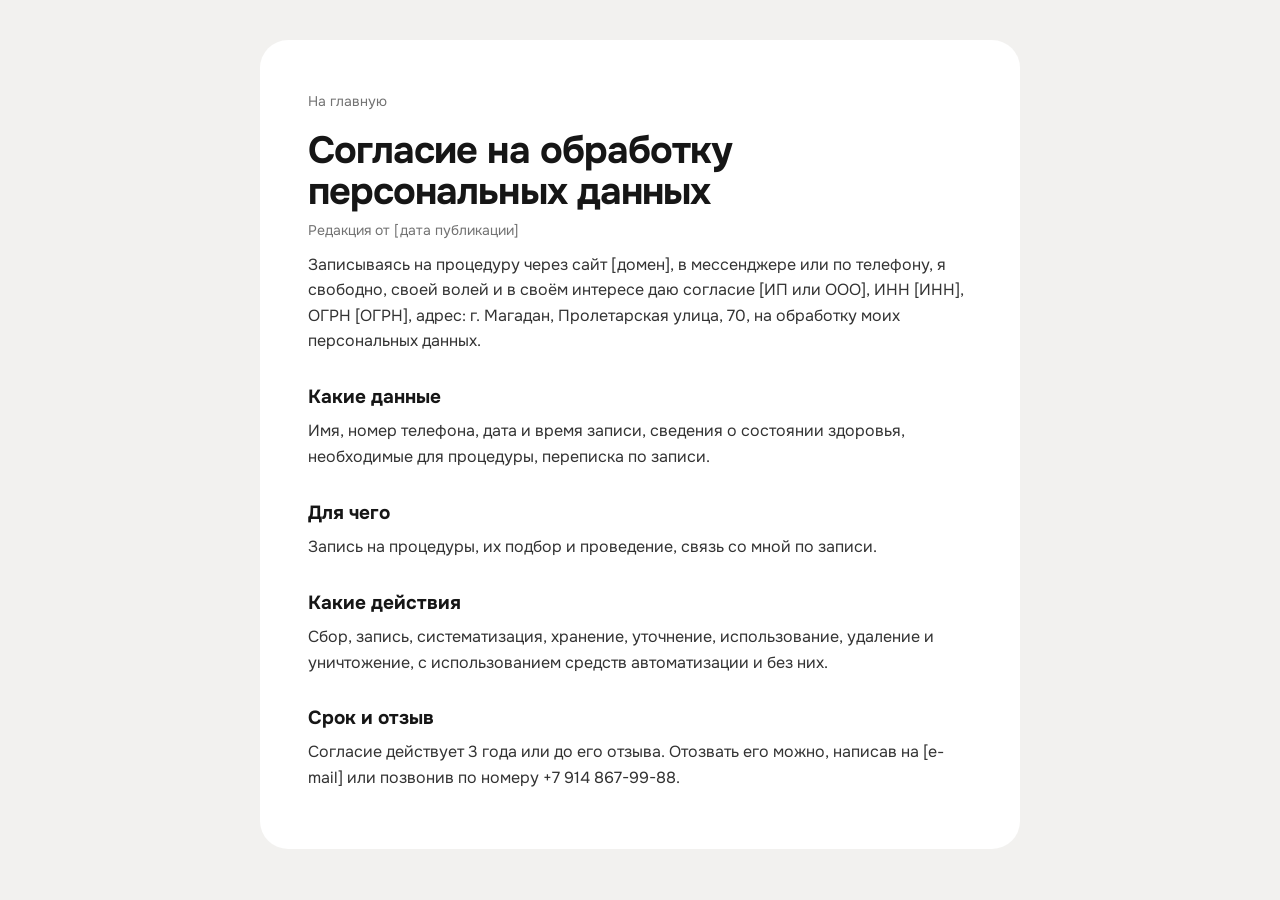
<file: consent.html>
<!doctype html>
<html lang="ru">
<head>
<meta charset="utf-8">
<meta name="viewport" content="width=device-width, initial-scale=1">
<meta name="robots" content="noindex, nofollow">
<title>Согласие на обработку персональных данных | Студия волос</title>
<link rel="icon" href="data:image/svg+xml,%3Csvg xmlns='http://www.w3.org/2000/svg' viewBox='0 0 32 32'%3E%3Crect width='32' height='32' rx='16' fill='%236e1a2b'/%3E%3Ctext x='16' y='22' text-anchor='middle' font-family='Georgia' font-size='17' fill='%23ffffff'%3EH%3C/text%3E%3C/svg%3E">
<link rel="stylesheet" href="https://fonts.googleapis.com/css2?family=Onest:wght@400;600;700&display=swap">
<link rel="stylesheet" href="doc.css">
</head>
<body>
<main class="doc">
  <a class="back" href="index.html">На главную</a>
  <h1>Согласие на обработку персональных данных</h1>
  <p class="upd">Редакция от [дата публикации]</p>

  <p>Записываясь на процедуру через сайт [домен], в мессенджере или по телефону, я свободно, своей волей и в своём
  интересе даю согласие [ИП или ООО], ИНН [ИНН], ОГРН [ОГРН], адрес:
  г. Магадан, Пролетарская улица, 70, на обработку моих персональных данных.</p>

  <h2>Какие данные</h2>
  <p>Имя, номер телефона, дата и время записи, сведения о состоянии здоровья, необходимые для процедуры, переписка по записи.</p>

  <h2>Для чего</h2>
  <p>Запись на процедуры, их подбор и проведение, связь со мной по записи.</p>

  <h2>Какие действия</h2>
  <p>Сбор, запись, систематизация, хранение, уточнение, использование, 
  удаление и уничтожение, с использованием средств автоматизации и без них.</p>

  <h2>Срок и отзыв</h2>
  <p>Согласие действует 3 года или до его отзыва. Отозвать его можно, написав на [e-mail] или позвонив
  по номеру +7 914 867-99-88.</p>
</main>
</body>
</html>
</file>
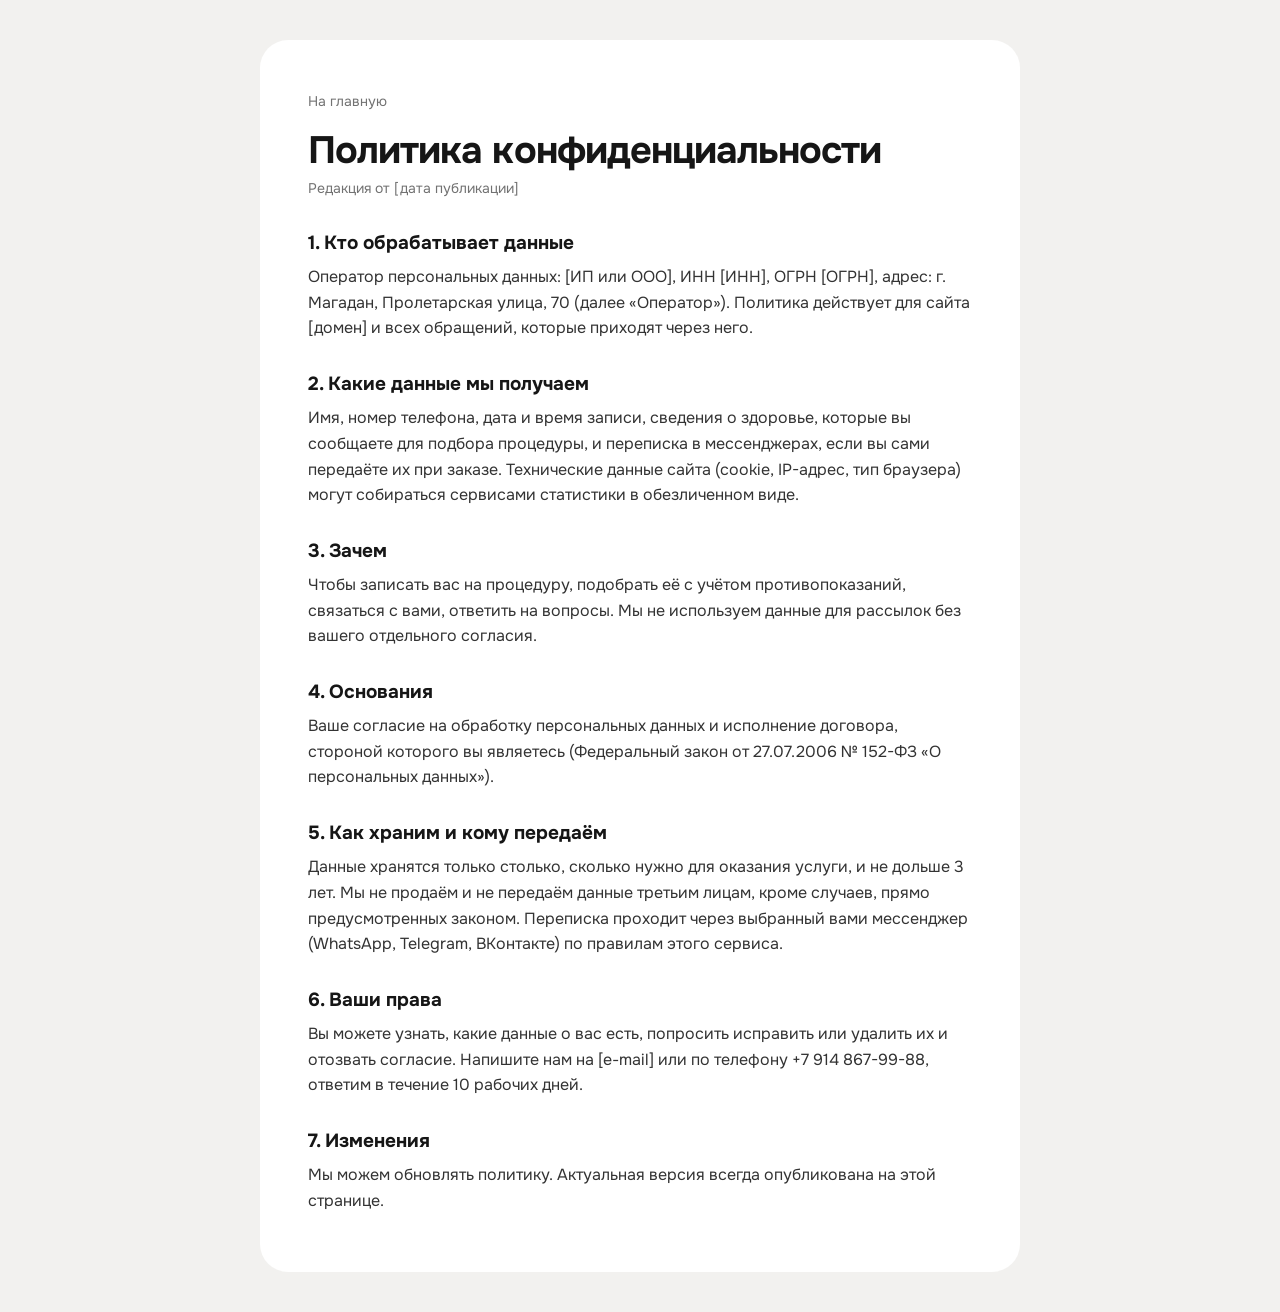
<file: privacy.html>
<!doctype html>
<html lang="ru">
<head>
<meta charset="utf-8">
<meta name="viewport" content="width=device-width, initial-scale=1">
<meta name="robots" content="noindex, nofollow">
<title>Политика конфиденциальности | Студия волос</title>
<link rel="icon" href="data:image/svg+xml,%3Csvg xmlns='http://www.w3.org/2000/svg' viewBox='0 0 32 32'%3E%3Crect width='32' height='32' rx='16' fill='%236e1a2b'/%3E%3Ctext x='16' y='22' text-anchor='middle' font-family='Georgia' font-size='17' fill='%23ffffff'%3EH%3C/text%3E%3C/svg%3E">
<link rel="stylesheet" href="https://fonts.googleapis.com/css2?family=Onest:wght@400;600;700&display=swap">
<link rel="stylesheet" href="doc.css">
</head>
<body>
<main class="doc">
  <a class="back" href="index.html">На главную</a>
  <h1>Политика конфиденциальности</h1>
  <p class="upd">Редакция от [дата публикации]</p>

  <h2>1. Кто обрабатывает данные</h2>
  <p>Оператор персональных данных: [ИП или ООО], ИНН [ИНН], ОГРН [ОГРН],
  адрес: г. Магадан, Пролетарская улица, 70 (далее «Оператор»). Политика действует для сайта [домен] и всех
  обращений, которые приходят через него.</p>

  <h2>2. Какие данные мы получаем</h2>
  <p>Имя, номер телефона, дата и время записи, сведения о здоровье, которые вы сообщаете для подбора процедуры, и переписка в
  мессенджерах, если вы сами передаёте их при заказе. Технические данные сайта (cookie, IP-адрес, тип
  браузера) могут собираться сервисами статистики в обезличенном виде.</p>

  <h2>3. Зачем</h2>
  <p>Чтобы записать вас на процедуру, подобрать её с учётом противопоказаний, связаться с вами,
  ответить на вопросы. Мы не используем данные для рассылок без вашего отдельного согласия.</p>

  <h2>4. Основания</h2>
  <p>Ваше согласие на обработку персональных данных и исполнение договора, стороной которого вы являетесь
  (Федеральный закон от 27.07.2006 № 152-ФЗ «О персональных данных»).</p>

  <h2>5. Как храним и кому передаём</h2>
  <p>Данные хранятся только столько, сколько нужно для оказания услуги, и не дольше 3 лет. Мы не продаём
  и не передаём данные третьим лицам, кроме случаев, прямо
  предусмотренных законом. Переписка проходит через выбранный вами мессенджер (WhatsApp, Telegram,
  ВКонтакте) по правилам этого сервиса.</p>

  <h2>6. Ваши права</h2>
  <p>Вы можете узнать, какие данные о вас есть, попросить исправить или удалить их и отозвать согласие.
  Напишите нам на [e-mail] или по телефону +7 914 867-99-88, ответим в течение 10 рабочих дней.</p>

  <h2>7. Изменения</h2>
  <p>Мы можем обновлять политику. Актуальная версия всегда опубликована на этой странице.</p>
</main>
</body>
</html>
</file>
<file: doc.css>
:root { --page: #f2f1ef; --card: #fff; --ink: #161616; --muted: #727272; --accent: #6e1a2b }
* { box-sizing: border-box }
body { margin: 0; background: var(--page); color: var(--ink); font: 400 16px/1.6 "Onest", system-ui, sans-serif; padding: 16px }
.doc { max-width: 760px; margin: 24px auto; background: var(--card); border-radius: 28px; padding: clamp(24px, 5vw, 48px) }
.back { color: var(--muted); text-decoration: none; font-size: 14px }
.back:hover { color: var(--ink) }
h1 { font-size: clamp(28px, 4vw, 38px); letter-spacing: -0.025em; line-height: 1.1; margin: 16px 0 6px }
h2 { font-size: 19px; margin: 28px 0 6px }
p { margin: 0 0 10px; color: #333 }
.upd { color: var(--muted); font-size: 14px }
</file>
